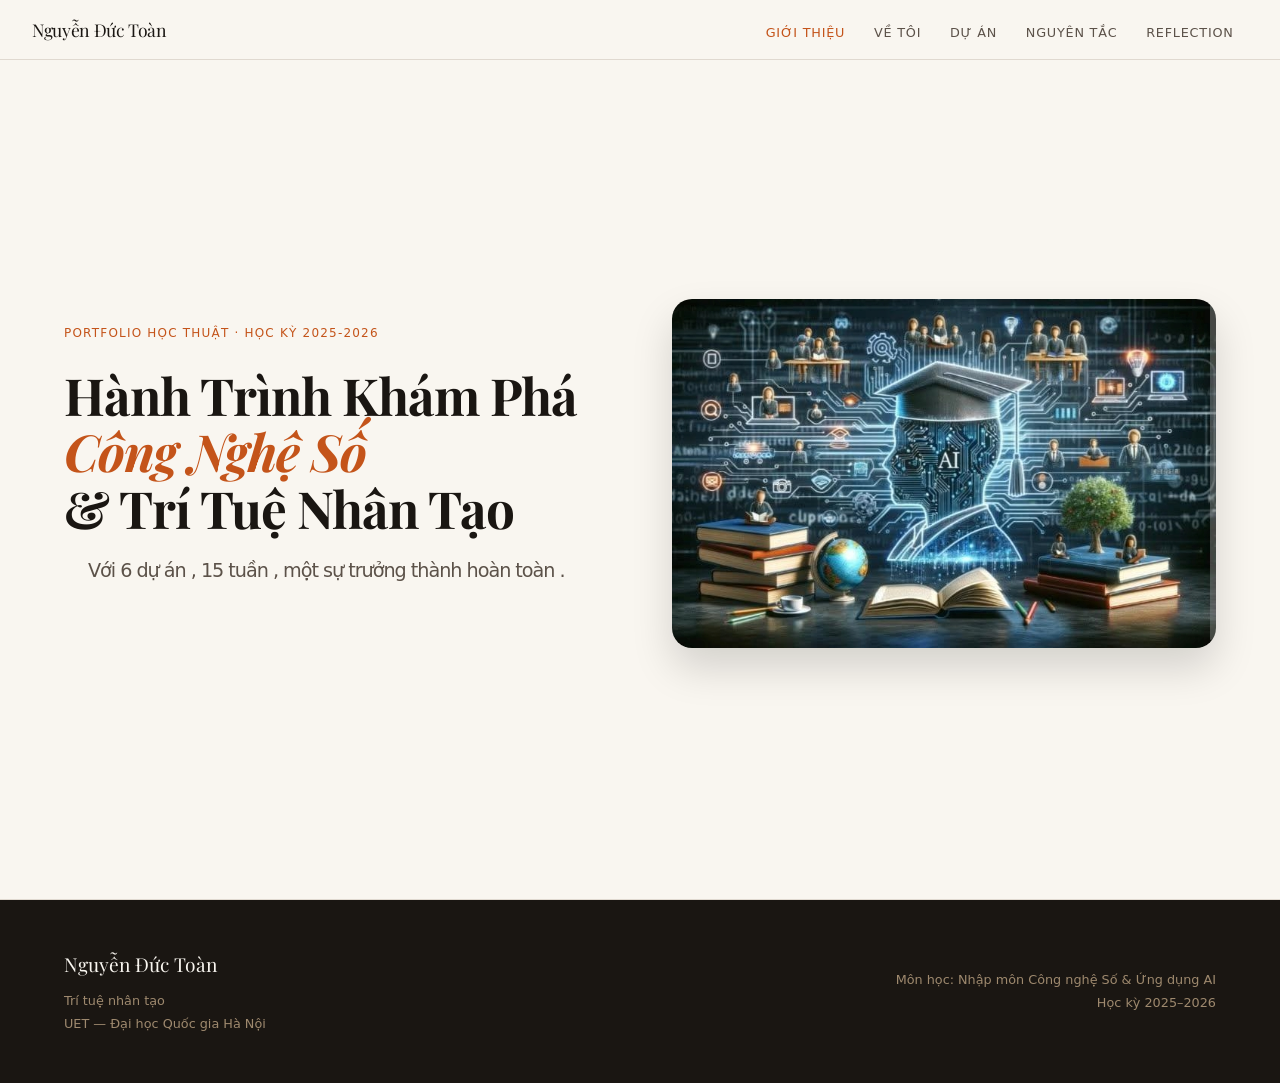
<file: index.html>
<!DOCTYPE html>
<html lang="vi">
<head>
    <meta charset="UTF-8">
    <meta name="viewport" content="width=device-width, initial-scale=1.0">
    <title>Giới Thiệu | Nguyễn Đức Toàn</title>
    <link href="https://fonts.googleapis.com/css2?family=Playfair+Display:wght@700;900&display=swap" rel="stylesheet">
    <link rel="stylesheet" href="css/style.css">
</head>
<body>

    <!-- NAV MỚI -->
    <nav>
      <a href="index.html" class="nav-logo">Nguyễn Đức Toàn</a>
      
      <!-- Nút 3 gạch (Hamburger) -->
      <div class="menu-toggle" id="mobile-menu">
        <span class="bar"></span>
        <span class="bar"></span>
        <span class="bar"></span>
      </div>

      <!-- Danh sách Links -->
      <ul class="nav-links" id="nav-links">
        <li class="close-menu" id="close-menu">&times;</li> <!-- Nút X -->
        <li><a href="index.html" style="color: var(--accent);">Giới thiệu</a></li>
        <li><a href="about.html">Về tôi</a></li>
        <li><a href="projects.html">Dự án</a></li>
        <li><a href="principles.html">Nguyên tắc</a></li>
        <li><a href="reflection.html">Reflection</a></li>
      </ul>
      
      <!-- Lớp phủ tối màn hình -->
      <div class="menu-overlay" id="menu-overlay"></div>
    </nav>

    <section class="hero" style="min-height: 100vh; display: flex; flex-direction: row; align-items: center; justify-content: space-between; gap: 4rem;">
      
      <div style="flex: 1;">
        <div class="hero-eyebrow">Portfolio học thuật · Học kỳ 2025-2026</div>
        
        <h1 class="fade-in" style="max-width: 100%; font-size: clamp(2.5rem, 4vw, 3.5rem); line-height: 1.1;">
          Hành Trình Khám Phá<br>
          <em>Công Nghệ Số</em><br>
          & Trí Tuệ Nhân Tạo
          
          <span style="display: inline-block; font-family: var(--sans); font-size: 1.2rem; font-weight: normal; color: var(--ink-2); line-height: 1.5; vertical-align: middle; margin-left: 1.5rem; white-space: nowrap;">
            Với 6 dự án , 15 tuần , một sự trưởng thành hoàn toàn .
          </span>
        </h1>
        
      </div>

      <div class="fade-in" style="flex: 1; display: flex; justify-content: flex-end;">
        <img src="image_8c48d9.jpg" alt="Công nghệ số và AI" style="width: 100%; max-width: 600px; border-radius: 20px; box-shadow: 0 20px 40px rgba(0,0,0,0.15); object-fit: cover;">
      </div>

    </section>

    <footer>
      <div>
        <div class="footer-name">Nguyễn Đức Toàn</div>
        <div class="footer-info" style="margin-top:0.5rem;">Trí tuệ nhân tạo<br>UET — Đại học Quốc gia Hà Nội</div>
      </div>
      <div class="footer-info" style="text-align:right;">
        Môn học: Nhập môn Công nghệ Số &amp; Ứng dụng AI<br>
        Học kỳ 2025–2026<br>
      </div>
    </footer>

    <script>
    // 1. Hiệu ứng Fade-in
    const observer = new IntersectionObserver((entries) => {
      entries.forEach(entry => {
        if (entry.isIntersecting) { entry.target.classList.add('visible'); }
      });
    }, { threshold: 0.1 });
    document.querySelectorAll('.fade-in').forEach(el => observer.observe(el));

    // 2. Kích hoạt Menu Điện thoại
    document.addEventListener("DOMContentLoaded", () => {
      const btnOpen = document.getElementById('mobile-menu');
      const btnClose = document.getElementById('close-menu');
      const menu = document.getElementById('nav-links');
      const overlay = document.getElementById('menu-overlay');

      // Bấm 3 gạch -> Mở
      if(btnOpen && menu) {
        btnOpen.addEventListener('click', () => {
          menu.classList.add('active');
          if(overlay) overlay.classList.add('active');
        });
      }
      
      // Bấm X -> Đóng
      if(btnClose && menu) {
        btnClose.addEventListener('click', () => {
          menu.classList.remove('active');
          if(overlay) overlay.classList.remove('active');
        });
      }
      
      // Bấm ra nền đen -> Đóng
      if(overlay && menu) {
        overlay.addEventListener('click', () => {
          menu.classList.remove('active');
          overlay.classList.remove('active');
        });
      }
    });
    </script>
</body>
</html>
</file>
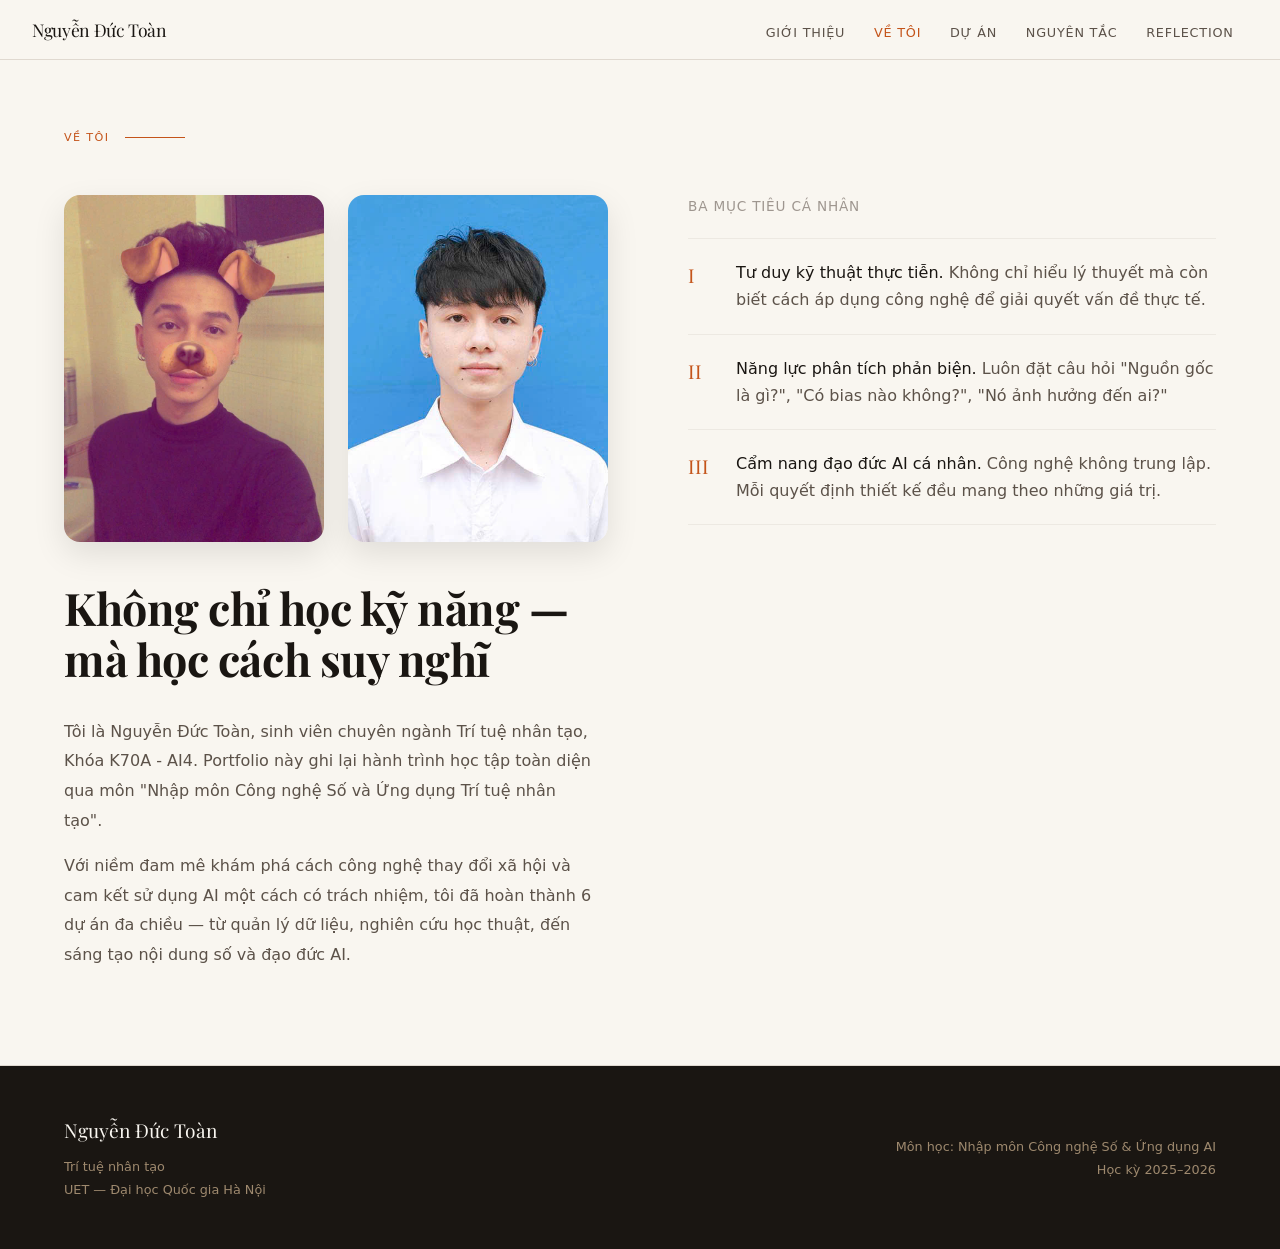
<file: about.html>
<!DOCTYPE html>
<html lang="vi">
<head>
    <meta charset="UTF-8">
    <meta name="viewport" content="width=device-width, initial-scale=1.0">
    <title>Về Tôi | Nguyễn Đức Toàn</title>
    <link href="https://fonts.googleapis.com/css2?family=Playfair+Display:wght@700;900&display=swap" rel="stylesheet">
    <link rel="stylesheet" href="css/style.css">
</head>
<body>

    <nav>
      <a href="index.html" class="nav-logo">Nguyễn Đức Toàn</a>
      
      <!-- Nút 3 gạch (Hamburger) -->
      <div class="menu-toggle" id="mobile-menu">
        <span class="bar"></span>
        <span class="bar"></span>
        <span class="bar"></span>
      </div>

      <!-- Danh sách Links -->
      <ul class="nav-links" id="nav-links">
        <li class="close-menu" id="close-menu">&times;</li> <!-- Nút X -->
        <li><a href="index.html">Giới thiệu</a></li>
        <li><a href="about.html" style="color: var(--accent);">Về tôi</a></li>
        <li><a href="projects.html">Dự án</a></li>
        <li><a href="principles.html">Nguyên tắc</a></li>
        <li><a href="reflection.html">Reflection</a></li>
      </ul>
      
      <!-- Lớp phủ tối màn hình -->
      <div class="menu-overlay" id="menu-overlay"></div>
    </nav>

    <!-- PHẦN 2 ẢNH ĐỨNG CẠNH NHAU -->
    <section id="about" style="padding-top: 8rem; min-height: 80vh;">
      <div class="section-label">Về tôi</div>
      <div class="about-grid">
        <div>
          <div class="fade-in" style="display: flex; gap: 1.5rem; margin-bottom: 2.5rem;">
            <img src="image_8cc17b.jpg" alt="Nguyễn Đức Toàn" style="width: 50%; max-width: 260px; border-radius: 16px; box-shadow: 0 12px 32px rgba(0,0,0,0.1); object-fit: cover; aspect-ratio: 3/4;">
            <img src="image_8cb5d6.png" alt="Nguyễn Đức Toàn" style="width: 50%; max-width: 260px; border-radius: 16px; box-shadow: 0 12px 32px rgba(0,0,0,0.1); object-fit: cover; aspect-ratio: 3/4;">
          </div>
          
          <h2 class="about-heading fade-in">Không chỉ học kỹ năng — mà học cách suy nghĩ</h2>
          <p class="about-text fade-in">Tôi là Nguyễn Đức Toàn, sinh viên chuyên ngành Trí tuệ nhân tạo, Khóa K70A - AI4. Portfolio này ghi lại hành trình học tập toàn diện qua môn "Nhập môn Công nghệ Số và Ứng dụng Trí tuệ nhân tạo".</p>
          <p class="about-text fade-in" style="margin-top:1rem;">Với niềm đam mê khám phá cách công nghệ thay đổi xã hội và cam kết sử dụng AI một cách có trách nhiệm, tôi đã hoàn thành 6 dự án đa chiều — từ quản lý dữ liệu, nghiên cứu học thuật, đến sáng tạo nội dung số và đạo đức AI.</p>
        </div>
        <div class="fade-in">
          <p style="font-size:0.85rem; color:var(--ink-3); letter-spacing:0.06em; text-transform:uppercase; margin-bottom:1.25rem;">Ba mục tiêu cá nhân</p>
          <ul class="goals-list">
            <li>
              <span class="goal-num">I</span>
              <div class="goal-text"><span class="goal-title">Tư duy kỹ thuật thực tiễn.</span> Không chỉ hiểu lý thuyết mà còn biết cách áp dụng công nghệ để giải quyết vấn đề thực tế.</div>
            </li>
            <li>
              <span class="goal-num">II</span>
              <div class="goal-text"><span class="goal-title">Năng lực phân tích phản biện.</span> Luôn đặt câu hỏi "Nguồn gốc là gì?", "Có bias nào không?", "Nó ảnh hưởng đến ai?"</div>
            </li>
            <li>
              <span class="goal-num">III</span>
              <div class="goal-text"><span class="goal-title">Cẩm nang đạo đức AI cá nhân.</span> Công nghệ không trung lập. Mỗi quyết định thiết kế đều mang theo những giá trị.</div>
            </li>
          </ul>
        </div>
      </div>
    </section>

    <!-- FOOTER -->
    <footer>
      <div>
        <div class="footer-name">Nguyễn Đức Toàn</div>
        <div class="footer-info" style="margin-top:0.5rem;">Trí tuệ nhân tạo<br>UET — Đại học Quốc gia Hà Nội</div>
      </div>
      <div class="footer-info" style="text-align:right;">
        Môn học: Nhập môn Công nghệ Số &amp; Ứng dụng AI<br>
        Học kỳ 2025–2026<br>
      </div>
    </footer>

    <script>
    // 1. Hiệu ứng Fade-in
    const observer = new IntersectionObserver((entries) => {
      entries.forEach(entry => {
        if (entry.isIntersecting) { entry.target.classList.add('visible'); }
      });
    }, { threshold: 0.1 });
    document.querySelectorAll('.fade-in').forEach(el => observer.observe(el));

    // 2. Script Menu Điện thoại - ÉP BẰNG JS TRỰC TIẾP
    document.addEventListener("DOMContentLoaded", function() {
        const mobileMenu = document.getElementById('mobile-menu');
        const navLinks = document.getElementById('nav-links');
        const closeMenu = document.getElementById('close-menu');
        const overlay = document.getElementById('menu-overlay');

        if(mobileMenu && navLinks) {
            // Khi bấm nút 3 gạch -> Ép kéo menu ra
            mobileMenu.addEventListener('click', function() {
                navLinks.classList.toggle('active');  // Dùng CSS class - sạch hơn
                if(overlay) {
                    overlay.style.setProperty("opacity", "1", "important");
                    overlay.style.setProperty("visibility", "visible", "important");
                }
            });
            
            // Khi bấm nút X -> Ép giấu menu đi
            if(closeMenu) {
                closeMenu.addEventListener('click', function() {
                    navLinks.style.setProperty("left", "-100%", "important");
                    if(overlay) {
                        overlay.style.setProperty("opacity", "0", "important");
                        overlay.style.setProperty("visibility", "hidden", "important");
                    }
                });
            }
            
            // Khi bấm ra vùng đen -> Ép giấu menu đi
            if(overlay) {
                overlay.addEventListener('click', function() {
                    navLinks.style.setProperty("left", "-100%", "important");
                    overlay.style.setProperty("opacity", "0", "important");
                    overlay.style.setProperty("visibility", "hidden", "important");
                });
            }
        }
    });
    </script>
</body>
</html>
</file>
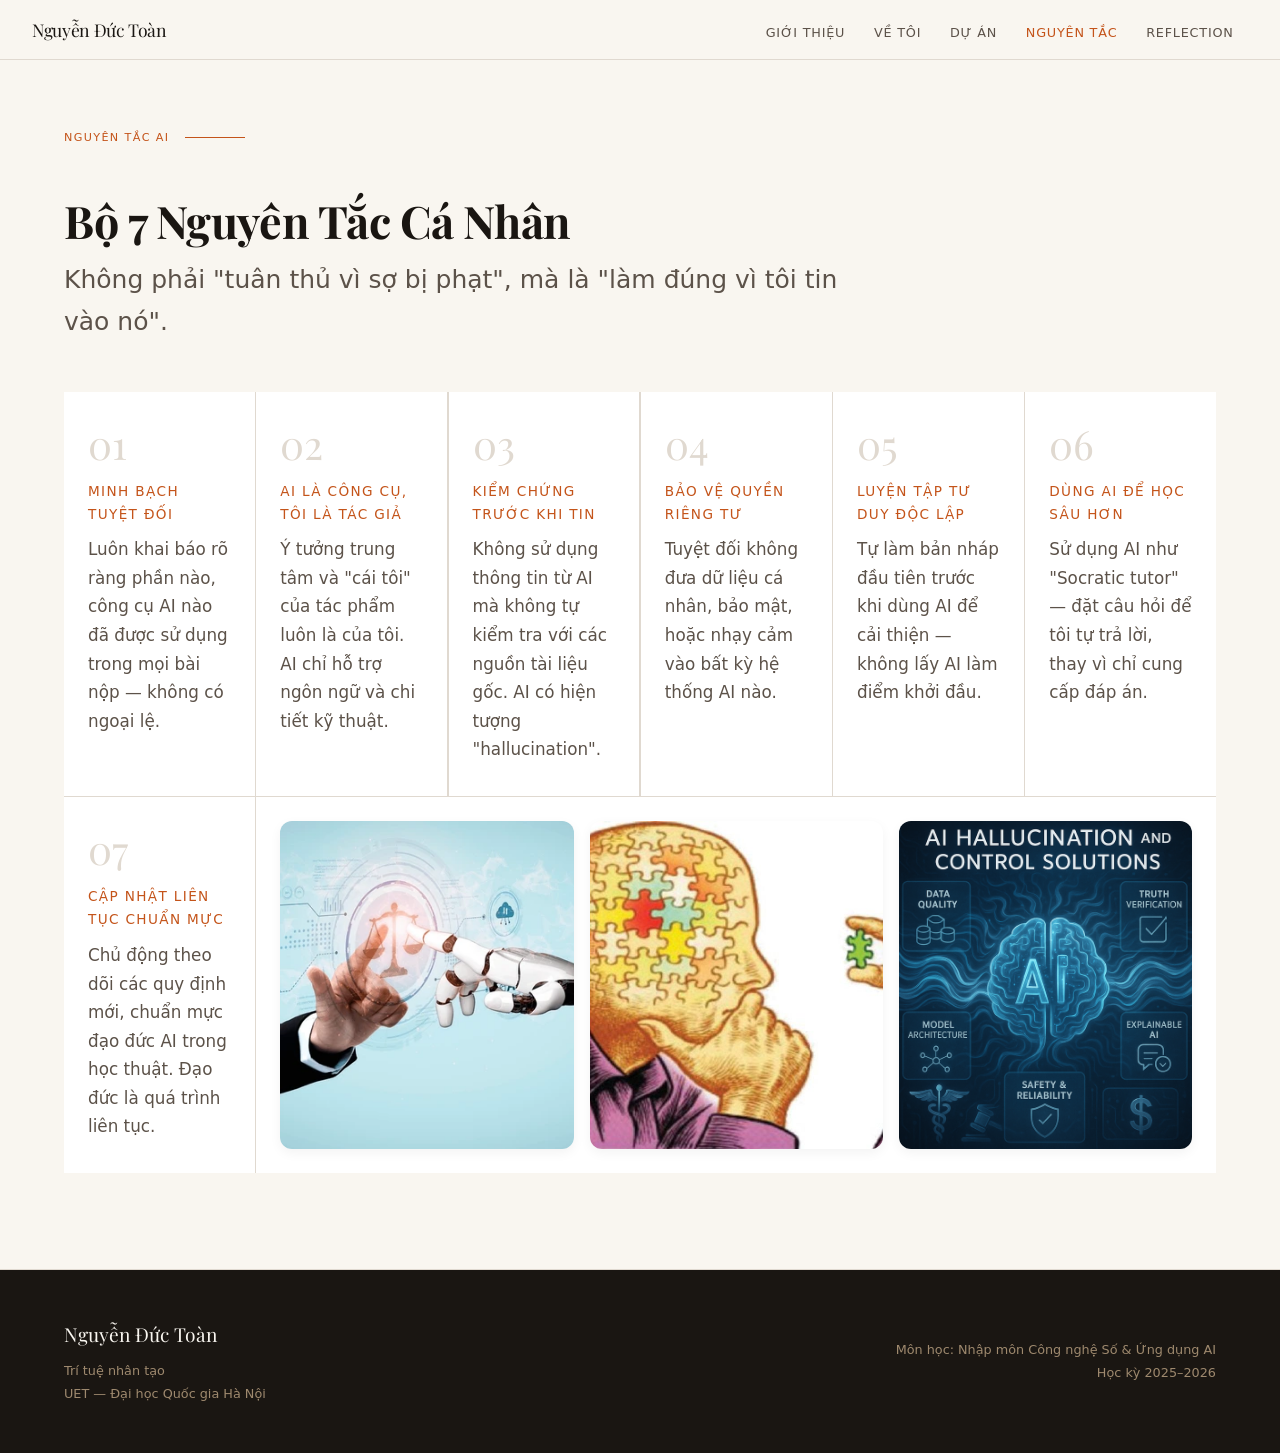
<file: principles.html>
<!DOCTYPE html>
<html lang="vi">
<head>
    <meta charset="UTF-8">
    <meta name="viewport" content="width=device-width, initial-scale=1.0">
    <title>Nguyên Tắc | Nguyễn Đức Toàn</title>
    <link href="https://fonts.googleapis.com/css2?family=Playfair+Display:wght@700;900&display=swap" rel="stylesheet">
    <link rel="stylesheet" href="css/style.css">
</head>
<body>

    <nav>
      <a href="index.html" class="nav-logo">Nguyễn Đức Toàn</a>
      
      <!-- Nút 3 gạch (Hamburger) -->
      <div class="menu-toggle" id="mobile-menu">
        <span class="bar"></span>
        <span class="bar"></span>
        <span class="bar"></span>
      </div>

      <!-- Danh sách Links -->
      <ul class="nav-links" id="nav-links">
        <li class="close-menu" id="close-menu">&times;</li> <!-- Nút X -->
        <li><a href="index.html">Giới thiệu</a></li>
        <li><a href="about.html">Về tôi</a></li>
        <li><a href="projects.html">Dự án</a></li>
        <li><a href="principles.html" style="color: var(--accent);">Nguyên tắc</a></li>
        <li><a href="reflection.html">Reflection</a></li>
      </ul>
      
      <!-- Lớp phủ tối màn hình -->
      <div class="menu-overlay" id="menu-overlay"></div>
    </nav>

    <section id="principles" class="principles-section fade-in" style="padding-top: 8rem; min-height: 80vh;">
      <div class="section-label">Nguyên tắc AI</div>
      <h2 class="principles-heading">Bộ 7 Nguyên Tắc Cá Nhân</h2>
      <p class="principles-sub">Không phải "tuân thủ vì sợ bị phạt", mà là "làm đúng vì tôi tin vào nó".</p>
      
      <div class="principles-grid">
        <div class="principle-card">
          <div class="principle-num">01</div>
          <div class="principle-title">Minh bạch tuyệt đối</div>
          <p class="principle-text">Luôn khai báo rõ ràng phần nào, công cụ AI nào đã được sử dụng trong mọi bài nộp — không có ngoại lệ.</p>
        </div>
        <div class="principle-card">
          <div class="principle-num">02</div>
          <div class="principle-title">AI là công cụ, tôi là tác giả</div>
          <p class="principle-text">Ý tưởng trung tâm và "cái tôi" của tác phẩm luôn là của tôi. AI chỉ hỗ trợ ngôn ngữ và chi tiết kỹ thuật.</p>
        </div>
        <div class="principle-card">
          <div class="principle-num">03</div>
          <div class="principle-title">Kiểm chứng trước khi tin</div>
          <p class="principle-text">Không sử dụng thông tin từ AI mà không tự kiểm tra với các nguồn tài liệu gốc. AI có hiện tượng "hallucination".</p>
        </div>
        <div class="principle-card">
          <div class="principle-num">04</div>
          <div class="principle-title">Bảo vệ quyền riêng tư</div>
          <p class="principle-text">Tuyệt đối không đưa dữ liệu cá nhân, bảo mật, hoặc nhạy cảm vào bất kỳ hệ thống AI nào.</p>
        </div>
        <div class="principle-card">
          <div class="principle-num">05</div>
          <div class="principle-title">Luyện tập tư duy độc lập</div>
          <p class="principle-text">Tự làm bản nháp đầu tiên trước khi dùng AI để cải thiện — không lấy AI làm điểm khởi đầu.</p>
        </div>
        <div class="principle-card">
          <div class="principle-num">06</div>
          <div class="principle-title">Dùng AI để học sâu hơn</div>
          <p class="principle-text">Sử dụng AI như "Socratic tutor" — đặt câu hỏi để tôi tự trả lời, thay vì chỉ cung cấp đáp án.</p>
        </div>
        <div class="principle-card">
          <div class="principle-num">07</div>
          <div class="principle-title">Cập nhật liên tục chuẩn mực</div>
          <p class="principle-text">Chủ động theo dõi các quy định mới, chuẩn mực đạo đức AI trong học thuật. Đạo đức là quá trình liên tục.</p>
        </div>

        <div class="principle-card" style="grid-column: 2 / -1; padding: 1.5rem; display: flex; gap: 1rem; background: var(--surface); justify-content: space-between; align-items: stretch;">
          
          <img src="image_8bd0c0.png" alt="AI Law" class="fade-in" style="flex: 1; width: 32%; border-radius: 12px; object-fit: cover; box-shadow: 0 4px 12px rgba(0,0,0,0.05);">
          
          <img src="image_8bcd55.jpg" alt="Human Mind" class="fade-in" style="flex: 1; width: 32%; border-radius: 12px; object-fit: cover; box-shadow: 0 4px 12px rgba(0,0,0,0.05);">
          
          <img src="image_8bc901.jpg" alt="AI Hallucination" class="fade-in" style="flex: 1; width: 32%; border-radius: 12px; object-fit: cover; box-shadow: 0 4px 12px rgba(0,0,0,0.05);">
          
        </div>

      </div>
    </section>

    <footer>
      <div>
        <div class="footer-name">Nguyễn Đức Toàn</div>
        <div class="footer-info" style="margin-top:0.5rem;">Trí tuệ nhân tạo<br>UET — Đại học Quốc gia Hà Nội</div>
      </div>
      <div class="footer-info" style="text-align:right;">
        Môn học: Nhập môn Công nghệ Số &amp; Ứng dụng AI<br>
        Học kỳ 2025–2026<br>
      </div>
    </footer>

    <script>
    // 1. Hiệu ứng Fade-in
    const observer = new IntersectionObserver((entries) => {
      entries.forEach(entry => {
        if (entry.isIntersecting) { entry.target.classList.add('visible'); }
      });
    }, { threshold: 0.1 });
    document.querySelectorAll('.fade-in').forEach(el => observer.observe(el));

    // 2. Kích hoạt Menu Điện thoại
    document.addEventListener("DOMContentLoaded", () => {
      const btnOpen = document.getElementById('mobile-menu');
      const btnClose = document.getElementById('close-menu');
      const menu = document.getElementById('nav-links');
      const overlay = document.getElementById('menu-overlay');

      // Bấm 3 gạch -> Mở
      if(btnOpen && menu) {
        btnOpen.addEventListener('click', () => {
          menu.classList.add('active');
          if(overlay) overlay.classList.add('active');
        });
      }
      
      // Bấm X -> Đóng
      if(btnClose && menu) {
        btnClose.addEventListener('click', () => {
          menu.classList.remove('active');
          if(overlay) overlay.classList.remove('active');
        });
      }
      
      // Bấm ra nền đen -> Đóng
      if(overlay && menu) {
        overlay.addEventListener('click', () => {
          menu.classList.remove('active');
          overlay.classList.remove('active');
        });
      }
    });
    </script>
</body>
</html>
</file>
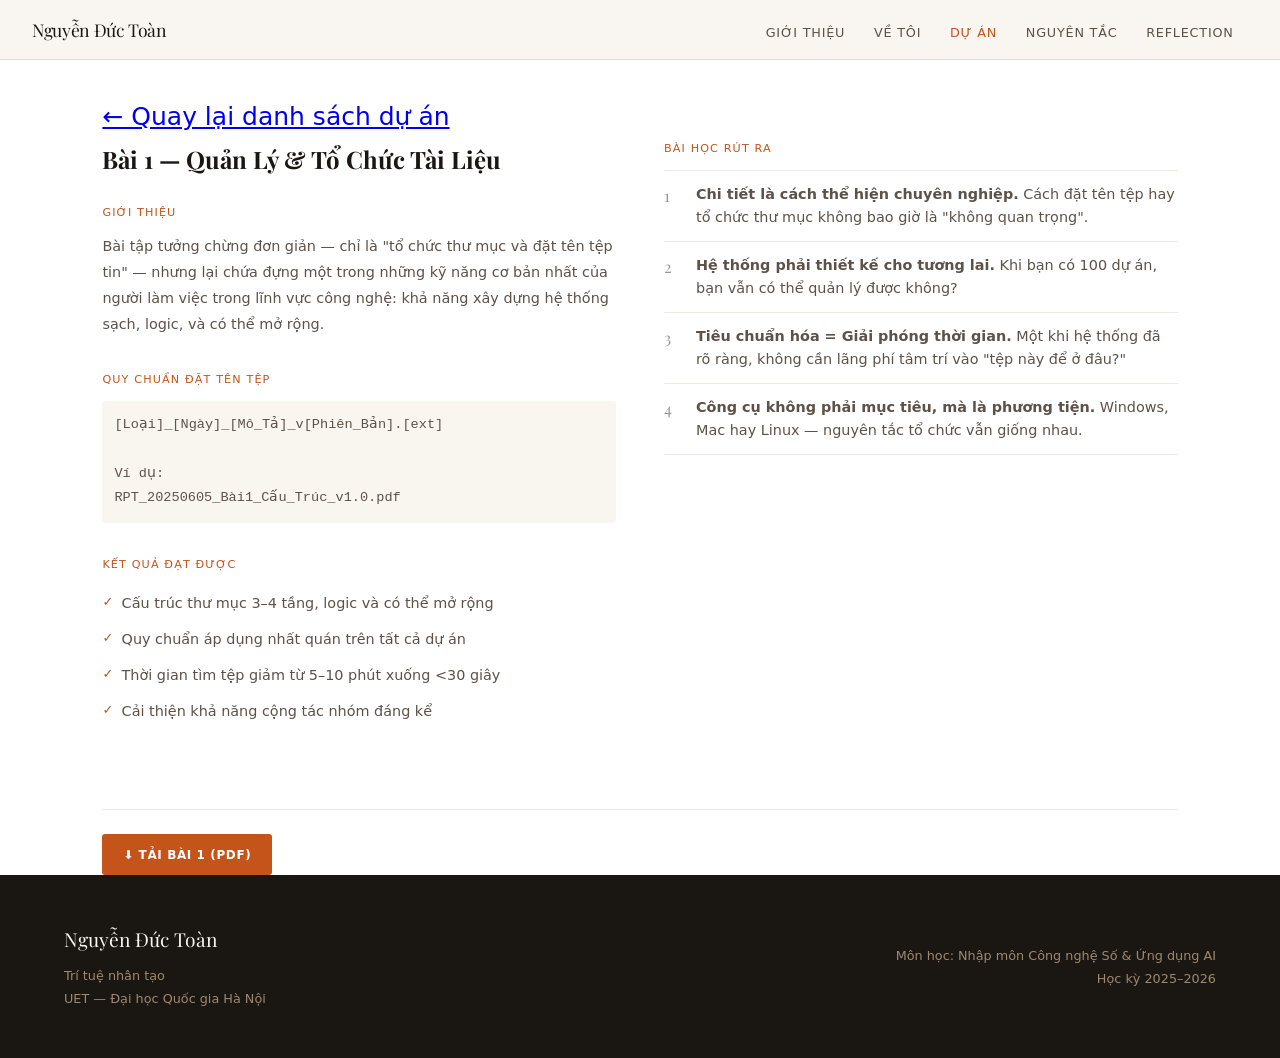
<file: project-1.html>
<!DOCTYPE html>
<html lang="vi">
<head>
    <meta charset="UTF-8">
    <meta name="viewport" content="width=device-width, initial-scale=1.0">
    <title>Chi Tiết Dự Án 1 | Nguyễn Đức Toàn</title>
    <link href="https://fonts.googleapis.com/css2?family=Playfair+Display:wght@700;900&display=swap" rel="stylesheet">
    <link rel="stylesheet" href="css/style.css">
</head>
<body style="background: var(--surface);">

    <nav>
      <a href="index.html" class="nav-logo">Nguyễn Đức Toàn</a>
      
      <!-- Nút 3 gạch (Hamburger) -->
      <div class="menu-toggle" id="mobile-menu">
        <span class="bar"></span>
        <span class="bar"></span>
        <span class="bar"></span>
      </div>

      <!-- Danh sách Links -->
      <ul class="nav-links" id="nav-links">
        <li class="close-menu" id="close-menu">&times;</li> <!-- Nút X -->
        <li><a href="index.html">Giới thiệu</a></li>
        <li><a href="about.html">Về tôi</a></li>
        <li><a href="projects.html" style="color: var(--accent);">Dự án</a></li>
        <li><a href="principles.html">Nguyên tắc</a></li>
        <li><a href="reflection.html">Reflection</a></li>
      </ul>
      
      <!-- Lớp phủ tối màn hình -->
      <div class="menu-overlay" id="menu-overlay"></div>
    </nav>

    <div class="page-container fade-in" style="padding-top: 6rem; padding-left: 8%; padding-right: 8%;">
        <a href="projects.html" class="back-link">← Quay lại danh sách dự án</a>
        
        <div class="detail-grid">
            <div>
              <h3 class="detail-heading">Bài 1 — Quản Lý & Tổ Chức Tài Liệu</h3>
              <div class="detail-section">
                <div class="detail-section-title">Giới thiệu</div>
                <p class="detail-text">Bài tập tưởng chừng đơn giản — chỉ là "tổ chức thư mục và đặt tên tệp tin" — nhưng lại chứa đựng một trong những kỹ năng cơ bản nhất của người làm việc trong lĩnh vực công nghệ: khả năng xây dựng hệ thống sạch, logic, và có thể mở rộng.</p>
              </div>
              <div class="detail-section">
                <div class="detail-section-title">Quy chuẩn đặt tên tệp</div>
                <p class="detail-text" style="font-family:monospace; background:var(--bg); padding:0.75rem; border-radius:4px; font-size:0.85rem;">[Loại]_[Ngày]_[Mô_Tả]_v[Phiên_Bản].[ext]<br><br>Ví dụ:<br>RPT_20250605_Bài1_Cấu_Trúc_v1.0.pdf</p>
              </div>
              <div class="detail-section">
                <div class="detail-section-title">Kết quả đạt được</div>
                <ul class="result-list">
                  <li>Cấu trúc thư mục 3–4 tầng, logic và có thể mở rộng</li>
                  <li>Quy chuẩn áp dụng nhất quán trên tất cả dự án</li>
                  <li>Thời gian tìm tệp giảm từ 5–10 phút xuống &lt;30 giây</li>
                  <li>Cải thiện khả năng cộng tác nhóm đáng kể</li>
                </ul>
              </div>
            </div>
            <div>
              <div class="detail-section">
                <div class="detail-section-title">Bài học rút ra</div>
                <ol class="lesson-list">
                  <li><strong>Chi tiết là cách thể hiện chuyên nghiệp.</strong> Cách đặt tên tệp hay tổ chức thư mục không bao giờ là "không quan trọng".</li>
                  <li><strong>Hệ thống phải thiết kế cho tương lai.</strong> Khi bạn có 100 dự án, bạn vẫn có thể quản lý được không?</li>
                  <li><strong>Tiêu chuẩn hóa = Giải phóng thời gian.</strong> Một khi hệ thống đã rõ ràng, không cần lãng phí tâm trí vào "tệp này để ở đâu?"</li>
                  <li><strong>Công cụ không phải mục tiêu, mà là phương tiện.</strong> Windows, Mac hay Linux — nguyên tắc tổ chức vẫn giống nhau.</li>
                </ol>
              </div>
            </div>
        </div>
        
        <div class="download-group" style="margin-top: 3rem;">
            <a href="https://drive.google.com/file/d/1viGNKs9KsyLm3niSCGeLsJAITv2eP2mb/view?usp=drive_link" target="_blank" class="download-btn">⬇ TẢI BÀI 1 (PDF)</a>
        </div>
    </div>

    <footer>
      <div>
        <div class="footer-name">Nguyễn Đức Toàn</div>
        <div class="footer-info" style="margin-top:0.5rem;">Trí tuệ nhân tạo<br>UET — Đại học Quốc gia Hà Nội</div>
      </div>
      <div class="footer-info" style="text-align:right;">
        Môn học: Nhập môn Công nghệ Số &amp; Ứng dụng AI<br>
        Học kỳ 2025–2026<br>
      </div>
    </footer>

    <script>
    // 1. Hiệu ứng Fade-in
    const observer = new IntersectionObserver((entries) => {
      entries.forEach(entry => {
        if (entry.isIntersecting) { entry.target.classList.add('visible'); }
      });
    }, { threshold: 0.1 });
    document.querySelectorAll('.fade-in').forEach(el => observer.observe(el));

    // 2. Kích hoạt Menu Điện thoại
    document.addEventListener("DOMContentLoaded", () => {
      const btnOpen = document.getElementById('mobile-menu');
      const btnClose = document.getElementById('close-menu');
      const menu = document.getElementById('nav-links');
      const overlay = document.getElementById('menu-overlay');

      // Bấm 3 gạch -> Mở
      if(btnOpen && menu) {
        btnOpen.addEventListener('click', () => {
          menu.classList.add('active');
          if(overlay) overlay.classList.add('active');
        });
      }
      
      // Bấm X -> Đóng
      if(btnClose && menu) {
        btnClose.addEventListener('click', () => {
          menu.classList.remove('active');
          if(overlay) overlay.classList.remove('active');
        });
      }
      
      // Bấm ra nền đen -> Đóng
      if(overlay && menu) {
        overlay.addEventListener('click', () => {
          menu.classList.remove('active');
          overlay.classList.remove('active');
        });
      }
    });
    </script>
</body>
</html>
</file>
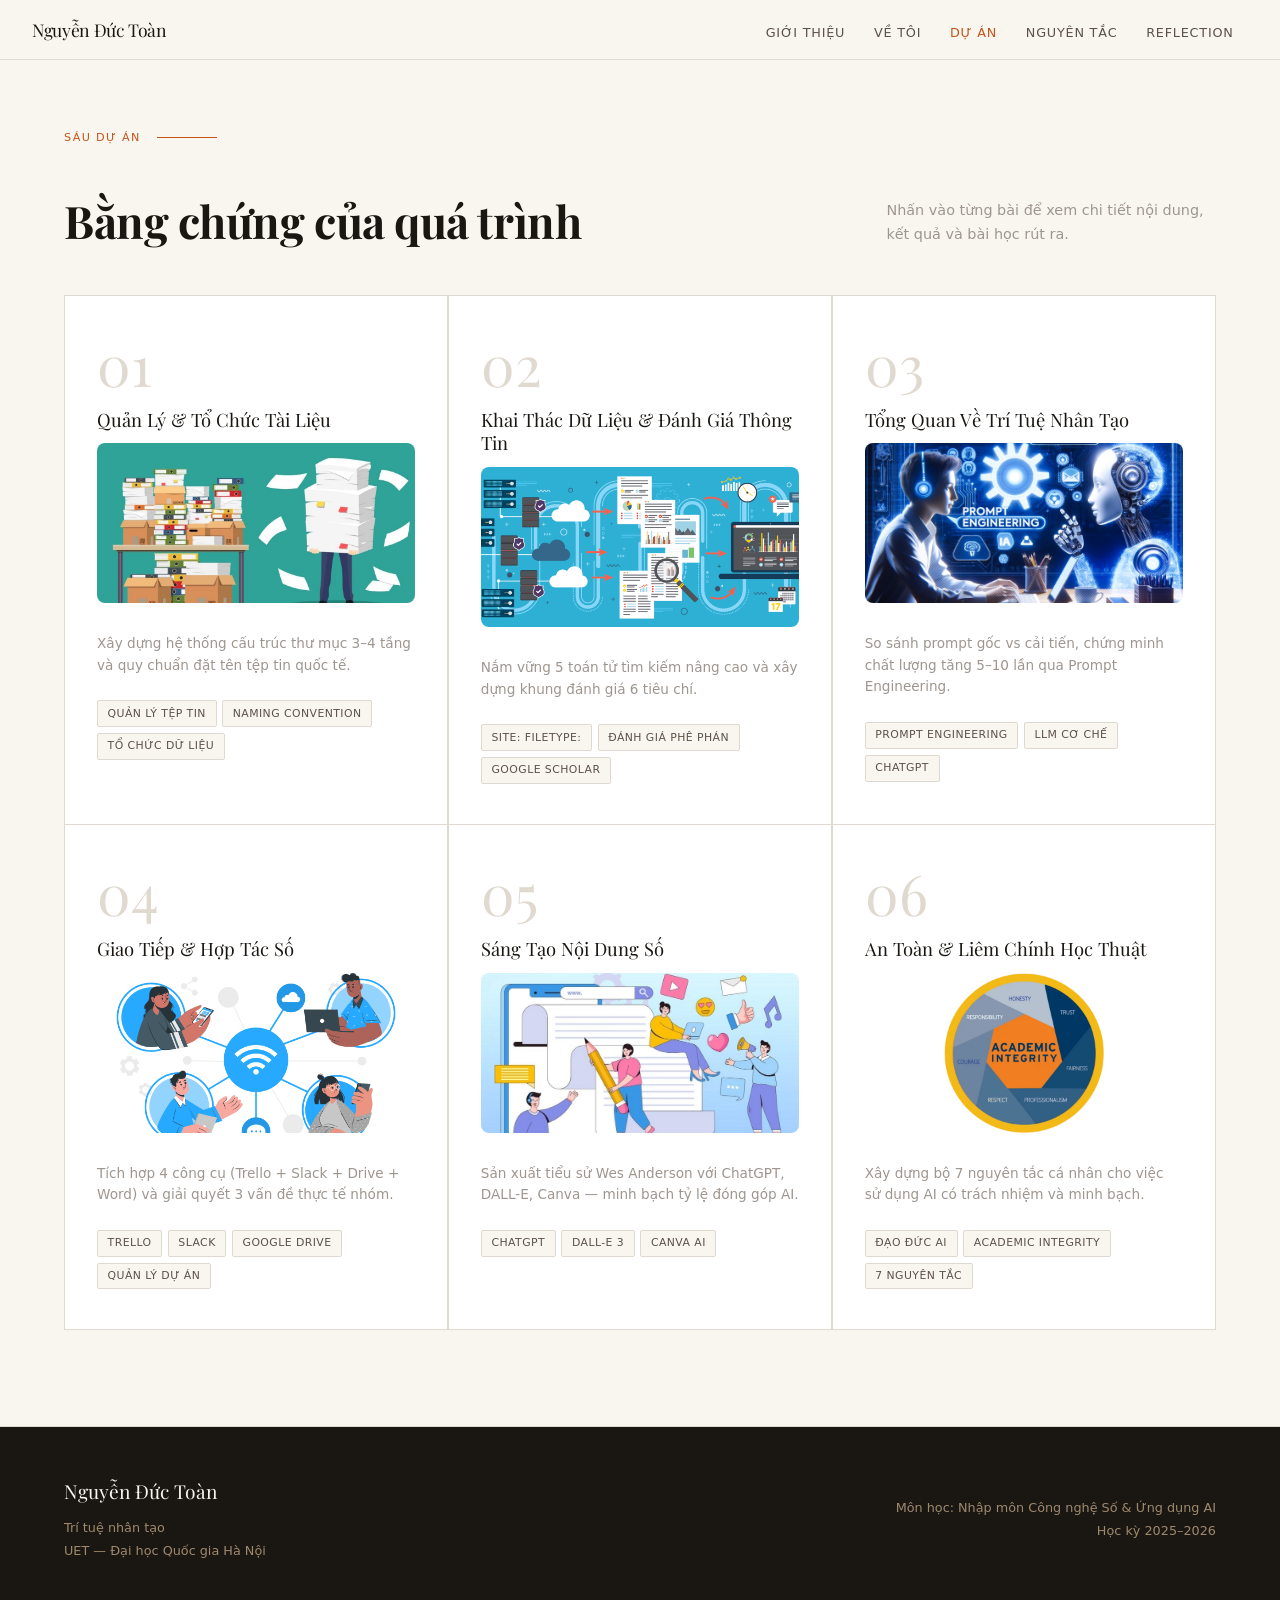
<file: projects.html>
<!DOCTYPE html>
<html lang="vi">
<head>
    <meta charset="UTF-8">
    <meta name="viewport" content="width=device-width, initial-scale=1.0">
    <title>Dự Án | Nguyễn Đức Toàn</title>
    <link href="https://fonts.googleapis.com/css2?family=Playfair+Display:wght@700;900&display=swap" rel="stylesheet">
    <link rel="stylesheet" href="css/style.css">
</head>
<body>

    <nav>
      <a href="index.html" class="nav-logo">Nguyễn Đức Toàn</a>
      
      <!-- Nút 3 gạch (Hamburger) -->
      <div class="menu-toggle" id="mobile-menu">
        <span class="bar"></span>
        <span class="bar"></span>
        <span class="bar"></span>
      </div>

      <!-- Danh sách Links -->
      <ul class="nav-links" id="nav-links">
        <li class="close-menu" id="close-menu">&times;</li> <!-- Nút X -->
        <li><a href="index.html">Giới thiệu</a></li>
        <li><a href="about.html">Về tôi</a></li>
        <li><a href="projects.html" style="color: var(--accent);">Dự án</a></li>
        <li><a href="principles.html">Nguyên tắc</a></li>
        <li><a href="reflection.html">Reflection</a></li>
      </ul>
      
      <!-- Lớp phủ tối màn hình -->
      <div class="menu-overlay" id="menu-overlay"></div>
    </nav>
    <section id="projects" style="padding-top: 8rem; padding-left:4rem; padding-right:4rem; min-height: 80vh;">
      <div class="section-label">Sáu dự án</div>
      <div class="projects-intro">
        <h2 class="projects-heading fade-in">Bằng chứng của quá trình</h2>
        <p style="max-width:36ch; color:var(--ink-3); font-size:0.9rem;" class="fade-in">Nhấn vào từng bài để xem chi tiết nội dung, kết quả và bài học rút ra.</p>
      </div>

      <div class="projects-grid">

        <a href="project-1.html" class="project-card fade-in">
          <div class="project-num">01</div>
          <div class="project-title">Quản Lý & Tổ Chức Tài Liệu</div>
          <img src="image_8b5804.jpg" alt="Dự án 1" style="width: 100%; height: 160px; object-fit: cover; border-radius: 8px; margin-bottom: 1rem;">
          <div class="project-desc">Xây dựng hệ thống cấu trúc thư mục 3–4 tầng và quy chuẩn đặt tên tệp tin quốc tế.</div>
          <div class="project-skills">
            <span class="skill-chip">Quản lý tệp tin</span>
            <span class="skill-chip">Naming convention</span>
            <span class="skill-chip">Tổ chức dữ liệu</span>
          </div>
        </a>

        <a href="project-2.html" class="project-card fade-in">
          <div class="project-num">02</div>
          <div class="project-title">Khai Thác Dữ Liệu & Đánh Giá Thông Tin</div>
          <img src="image_8b54fc.png" alt="Dự án 2" style="width: 100%; height: 160px; object-fit: cover; border-radius: 8px; margin-bottom: 1rem;">
          <div class="project-desc">Nắm vững 5 toán tử tìm kiếm nâng cao và xây dựng khung đánh giá 6 tiêu chí.</div>
          <div class="project-skills">
            <span class="skill-chip">site: filetype:</span>
            <span class="skill-chip">Đánh giá phê phán</span>
            <span class="skill-chip">Google Scholar</span>
          </div>
        </a>

        <a href="project-3.html" class="project-card fade-in">
          <div class="project-num">03</div>
          <div class="project-title">Tổng Quan Về Trí Tuệ Nhân Tạo</div>
          <img src="image_8b5499.jpg" alt="Dự án 3" style="width: 100%; height: 160px; object-fit: cover; border-radius: 8px; margin-bottom: 1rem;">
          <div class="project-desc">So sánh prompt gốc vs cải tiến, chứng minh chất lượng tăng 5–10 lần qua Prompt Engineering.</div>
          <div class="project-skills">
            <span class="skill-chip">Prompt Engineering</span>
            <span class="skill-chip">LLM cơ chế</span>
            <span class="skill-chip">ChatGPT</span>
          </div>
        </a>

        <a href="project-4.html" class="project-card fade-in">
          <div class="project-num">04</div>
          <div class="project-title">Giao Tiếp & Hợp Tác Số</div>
          <img src="image_8b02c3.png" alt="Dự án 4" style="width: 100%; height: 160px; object-fit: cover; border-radius: 8px; margin-bottom: 1rem;">
          <div class="project-desc">Tích hợp 4 công cụ (Trello + Slack + Drive + Word) và giải quyết 3 vấn đề thực tế nhóm.</div>
          <div class="project-skills">
            <span class="skill-chip">Trello</span>
            <span class="skill-chip">Slack</span>
            <span class="skill-chip">Google Drive</span>
            <span class="skill-chip">Quản lý dự án</span>
          </div>
        </a>

        <a href="project-5.html" class="project-card fade-in">
          <div class="project-num">05</div>
          <div class="project-title">Sáng Tạo Nội Dung Số</div>
          <img src="image_8b0283.jpg" alt="Dự án 5" style="width: 100%; height: 160px; object-fit: cover; border-radius: 8px; margin-bottom: 1rem;">
          <div class="project-desc">Sản xuất tiểu sử Wes Anderson với ChatGPT, DALL-E, Canva — minh bạch tỷ lệ đóng góp AI.</div>
          <div class="project-skills">
            <span class="skill-chip">ChatGPT</span>
            <span class="skill-chip">DALL-E 3</span>
            <span class="skill-chip">Canva AI</span>
          </div>
        </a>

        <a href="project-6.html" class="project-card fade-in">
          <div class="project-num">06</div>
          <div class="project-title">An Toàn & Liêm Chính Học Thuật</div>
          <img src="image_8b020c.png" alt="Dự án 6" style="width: 100%; height: 160px; object-fit: contain; border-radius: 8px; margin-bottom: 1rem;">
          <div class="project-desc">Xây dựng bộ 7 nguyên tắc cá nhân cho việc sử dụng AI có trách nhiệm và minh bạch.</div>
          <div class="project-skills">
            <span class="skill-chip">Đạo đức AI</span>
            <span class="skill-chip">Academic integrity</span>
            <span class="skill-chip">7 nguyên tắc</span>
          </div>
        </a>

      </div>
    </section>

    <footer>
      <div>
        <div class="footer-name">Nguyễn Đức Toàn</div>
        <div class="footer-info" style="margin-top:0.5rem;">Trí tuệ nhân tạo<br>UET — Đại học Quốc gia Hà Nội</div>
      </div>
      <div class="footer-info" style="text-align:right;">
        Môn học: Nhập môn Công nghệ Số &amp; Ứng dụng AI<br>
        Học kỳ 2025–2026<br>
      </div>
    </footer>

    <script>
    // 1. Hiệu ứng Fade-in
    const observer = new IntersectionObserver((entries) => {
      entries.forEach(entry => {
        if (entry.isIntersecting) { entry.target.classList.add('visible'); }
      });
    }, { threshold: 0.1 });
    document.querySelectorAll('.fade-in').forEach(el => observer.observe(el));

    // 2. Kích hoạt Menu Điện thoại
    document.addEventListener("DOMContentLoaded", () => {
      const btnOpen = document.getElementById('mobile-menu');
      const btnClose = document.getElementById('close-menu');
      const menu = document.getElementById('nav-links');
      const overlay = document.getElementById('menu-overlay');

      // Bấm 3 gạch -> Mở
      if(btnOpen && menu) {
        btnOpen.addEventListener('click', () => {
          menu.classList.add('active');
          if(overlay) overlay.classList.add('active');
        });
      }
      
      // Bấm X -> Đóng
      if(btnClose && menu) {
        btnClose.addEventListener('click', () => {
          menu.classList.remove('active');
          if(overlay) overlay.classList.remove('active');
        });
      }
      
      // Bấm ra nền đen -> Đóng
      if(overlay && menu) {
        overlay.addEventListener('click', () => {
          menu.classList.remove('active');
          overlay.classList.remove('active');
        });
      }
    });
    </script>
</body>
</html>
</file>
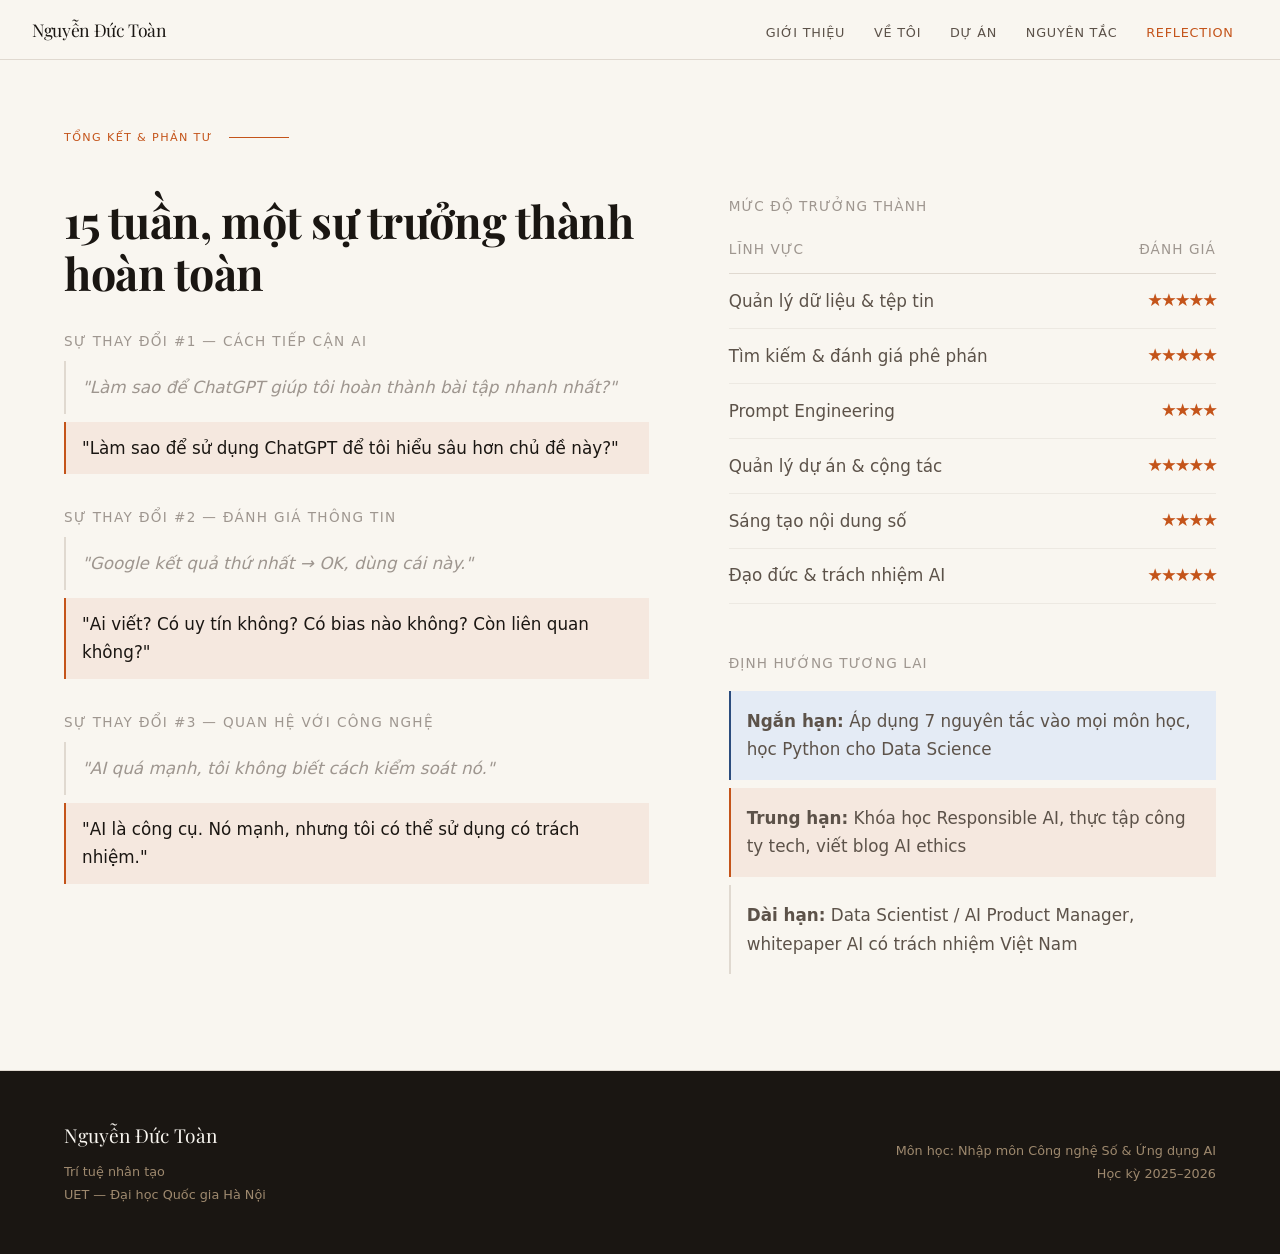
<file: reflection.html>
<!DOCTYPE html>
<html lang="vi">
<head>
    <meta charset="UTF-8">
    <meta name="viewport" content="width=device-width, initial-scale=1.0">
    <title>Reflection | Nguyễn Đức Toàn</title>
    <link href="https://fonts.googleapis.com/css2?family=Playfair+Display:wght@700;900&display=swap" rel="stylesheet">
    <link rel="stylesheet" href="css/style.css">
</head>
<body>

    <nav>
      <a href="index.html" class="nav-logo">Nguyễn Đức Toàn</a>
      
      <!-- Nút 3 gạch (Hamburger) -->
      <div class="menu-toggle" id="mobile-menu">
        <span class="bar"></span>
        <span class="bar"></span>
        <span class="bar"></span>
      </div>

      <!-- Danh sách Links -->
      <ul class="nav-links" id="nav-links">
        <li class="close-menu" id="close-menu">&times;</li> <!-- Nút X -->
        <li><a href="index.html">Giới thiệu</a></li>
        <li><a href="about.html">Về tôi</a></li>
        <li><a href="projects.html">Dự án</a></li>
        <li><a href="principles.html">Nguyên tắc</a></li>
        <li><a href="reflection.html" style="color: var(--accent);">Reflection</a></li>
      </ul>
      
      <!-- Lớp phủ tối màn hình -->
      <div class="menu-overlay" id="menu-overlay"></div>
    </nav>

    <section id="reflection" style="padding-top: 8rem; min-height: 80vh;">
      <div class="section-label">Tổng kết & Phản tư</div>
      <div class="reflection-grid">
        
        <div>
          <h2 class="reflection-heading fade-in">15 tuần, một sự trưởng thành hoàn toàn</h2>
          
          <div class="growth-block fade-in">
            <div class="growth-label">Sự thay đổi #1 — Cách tiếp cận AI</div>
            <div class="growth-before">"Làm sao để ChatGPT giúp tôi hoàn thành bài tập nhanh nhất?"</div>
            <div class="growth-after">"Làm sao để sử dụng ChatGPT để tôi hiểu sâu hơn chủ đề này?"</div>
          </div>
          
          <div class="growth-block fade-in">
            <div class="growth-label">Sự thay đổi #2 — Đánh giá thông tin</div>
            <div class="growth-before">"Google kết quả thứ nhất → OK, dùng cái này."</div>
            <div class="growth-after">"Ai viết? Có uy tín không? Có bias nào không? Còn liên quan không?"</div>
          </div>
          
          <div class="growth-block fade-in">
            <div class="growth-label">Sự thay đổi #3 — Quan hệ với công nghệ</div>
            <div class="growth-before">"AI quá mạnh, tôi không biết cách kiểm soát nó."</div>
            <div class="growth-after">"AI là công cụ. Nó mạnh, nhưng tôi có thể sử dụng có trách nhiệm."</div>
          </div>
        </div>

        <div class="fade-in">
          
          <p style="font-size:0.85rem; letter-spacing:0.08em; text-transform:uppercase; color:var(--ink-3); margin-bottom:1.25rem;">Mức độ trưởng thành</p>
          <table class="skills-table">
            <thead>
              <tr>
                <th>Lĩnh vực</th>
                <th style="text-align:right">Đánh giá</th>
              </tr>
            </thead>
            <tbody>
              <tr><td>Quản lý dữ liệu & tệp tin</td><td><span class="stars">★★★★★</span></td></tr>
              <tr><td>Tìm kiếm & đánh giá phê phán</td><td><span class="stars">★★★★★</span></td></tr>
              <tr><td>Prompt Engineering</td><td><span class="stars">★★★★</span></td></tr>
              <tr><td>Quản lý dự án & cộng tác</td><td><span class="stars">★★★★★</span></td></tr>
              <tr><td>Sáng tạo nội dung số</td><td><span class="stars">★★★★</span></td></tr>
              <tr><td>Đạo đức & trách nhiệm AI</td><td><span class="stars">★★★★★</span></td></tr>
            </tbody>
          </table>
          
          <div style="margin-top:3rem;">
            <p style="font-size:0.85rem; letter-spacing:0.08em; text-transform:uppercase; color:var(--ink-3); margin-bottom:1rem;">Định hướng tương lai</p>
            <div style="display:flex; flex-direction:column; gap:0.5rem;">
              <div style="padding:1rem; background:var(--accent-2-light); border-left:2px solid var(--accent-2); font-size:1.05rem; color:var(--ink-2);">
                <strong>Ngắn hạn:</strong> Áp dụng 7 nguyên tắc vào mọi môn học, học Python cho Data Science
              </div>
              <div style="padding:1rem; background:var(--accent-light); border-left:2px solid var(--accent); font-size:1.05rem; color:var(--ink-2);">
                <strong>Trung hạn:</strong> Khóa học Responsible AI, thực tập công ty tech, viết blog AI ethics
              </div>
              <div style="padding:1rem; background:var(--bg); border-left:2px solid var(--border); font-size:1.05rem; color:var(--ink-2);">
                <strong>Dài hạn:</strong> Data Scientist / AI Product Manager, whitepaper AI có trách nhiệm Việt Nam
              </div>
            </div>
          </div>
          
        </div>
      </div>
    </section>

    <footer>
      <div>
        <div class="footer-name">Nguyễn Đức Toàn</div>
        <div class="footer-info" style="margin-top:0.5rem;">Trí tuệ nhân tạo<br>UET — Đại học Quốc gia Hà Nội</div>
      </div>
      <div class="footer-info" style="text-align:right;">
        Môn học: Nhập môn Công nghệ Số &amp; Ứng dụng AI<br>
        Học kỳ 2025–2026<br>
      </div>
    </footer>

    <script>
    // 1. Hiệu ứng Fade-in
    const observer = new IntersectionObserver((entries) => {
      entries.forEach(entry => {
        if (entry.isIntersecting) { entry.target.classList.add('visible'); }
      });
    }, { threshold: 0.1 });
    document.querySelectorAll('.fade-in').forEach(el => observer.observe(el));

    // 2. Kích hoạt Menu Điện thoại
    document.addEventListener("DOMContentLoaded", () => {
      const btnOpen = document.getElementById('mobile-menu');
      const btnClose = document.getElementById('close-menu');
      const menu = document.getElementById('nav-links');
      const overlay = document.getElementById('menu-overlay');

      // Bấm 3 gạch -> Mở
      if(btnOpen && menu) {
        btnOpen.addEventListener('click', () => {
          menu.classList.add('active');
          if(overlay) overlay.classList.add('active');
        });
      }
      
      // Bấm X -> Đóng
      if(btnClose && menu) {
        btnClose.addEventListener('click', () => {
          menu.classList.remove('active');
          if(overlay) overlay.classList.remove('active');
        });
      }
      
      // Bấm ra nền đen -> Đóng
      if(overlay && menu) {
        overlay.addEventListener('click', () => {
          menu.classList.remove('active');
          overlay.classList.remove('active');
        });
      }
    });
    </script>
</body>
</html>
</file>
<file: css/style.css>
:root {
  --bg: #F9F6F0;
  --surface: #FFFFFF;
  --ink: #1A1612;
  --ink-2: #5C5249;
  --ink-3: #9E968F;
  --accent: #C4541A;
  --accent-light: #F5E8DF;
  --accent-2: #2B4C7E;
  --accent-2-light: #E4EBF5;
  --border: #E0D9D0;
  --border-light: #EDE9E2;
  --serif: 'Playfair Display', Georgia, serif;
  --sans: 'DM Sans', system-ui, sans-serif;
}

*, *::before, *::after { box-sizing: border-box; margin: 0; padding: 0; }

html { scroll-behavior: smooth; }

body {
  font-family: var(--sans);
  background: var(--bg);
  color: var(--ink);
  font-size: 25px;
  line-height: 1.7;
  overflow-x: hidden;
}

/* NAVIGATION */
nav {
  position: fixed; top: 0; left: 0; right: 0;
  background: rgba(249,246,240,0.92);
  backdrop-filter: blur(12px);
  border-bottom: 1px solid var(--border);
  z-index: 100;
  padding: 0 2rem;
  height: 60px;
  display: flex; align-items: center; justify-content: space-between;
}

.nav-logo {
  font-family: var(--serif);
  font-size: 1.1rem;
  color: var(--ink);
  text-decoration: none;
  letter-spacing: -0.02em;
}

.nav-links {
  display: flex; gap: 0; list-style: none;
}

.nav-links a {
  color: var(--ink-2);
  text-decoration: none;
  font-size: 0.8rem;
  font-weight: 400;
  letter-spacing: 0.06em;
  text-transform: uppercase;
  padding: 0.5rem 0.9rem;
  transition: color 0.2s;
}

.nav-links a:hover { color: var(--accent); }

/* HERO */
.hero {
  min-height: 100vh;
  display: flex; flex-direction: column; justify-content: flex-end;
  padding: 8rem 4rem 5rem;
  position: relative;
  background: var(--bg);
  border-bottom: 1px solid var(--border);
}

.hero-eyebrow {
  font-size: 0.75rem;
  letter-spacing: 0.1em;
  text-transform: uppercase;
  color: var(--accent);
  font-weight: 500;
  margin-bottom: 1.5rem;
}

.hero h1 {
  font-family: var(--serif);
  font-size: clamp(3rem, 7vw, 6.5rem);
  line-height: 1.05;
  letter-spacing: -0.02em;
  color: var(--ink);
  margin-bottom: 2rem;
  max-width: 16ch;
}

.hero h1 em {
  font-style: italic;
  color: var(--accent);
}

.hero-meta {
  display: flex; gap: 3rem; align-items: flex-start;
  flex-wrap: wrap;
}

.hero-bio {
  max-width: 44ch;
  color: var(--ink-2);
  font-size: 1rem;
  line-height: 1.8;
}

.hero-tags {
  display: flex; flex-direction: column; gap: 0.4rem;
}

.tag {
  font-size: 0.75rem;
  letter-spacing: 0.04em;
  color: var(--ink-3);
  border: 1px solid var(--border);
  border-radius: 2px;
  padding: 0.2rem 0.7rem;
  display: inline-block;
}

.hero-scroll {
  position: absolute; bottom: 2.5rem; right: 4rem;
  font-size: 0.7rem;
  letter-spacing: 0.12em;
  text-transform: uppercase;
  color: var(--ink-3);
  writing-mode: vertical-rl;
  display: flex; align-items: center; gap: 1rem;
}

.hero-scroll::before {
  content: '';
  width: 1px; height: 60px;
  background: var(--border);
  display: block;
}

/* SECTION BASE */
section {
  padding: 6rem 4rem;
  border-bottom: 1px solid var(--border);
}

.section-label {
  font-size: 0.7rem;
  letter-spacing: 0.12em;
  text-transform: uppercase;
  color: var(--accent);
  font-weight: 500;
  margin-bottom: 3rem;
  display: flex; align-items: center; gap: 1rem;
}

.section-label::after {
  content: '';
  flex: 1; max-width: 60px;
  height: 1px;
  background: var(--accent);
}

/* ABOUT SECTION */
.about-grid {
  display: grid; grid-template-columns: 1fr 1fr; gap: 6rem;
  align-items: start;
}

.about-heading {
  font-family: var(--serif);
  font-size: clamp(2rem, 3.5vw, 3rem);
  line-height: 1.15;
  letter-spacing: -0.01em;
  margin-bottom: 2rem;
}

.about-text { color: var(--ink-2); line-height: 1.85;font-size: 1rem; }
.about-text + .about-text { margin-top: 1rem; }

.goals-list { list-style: none; }

.goals-list li {
  padding: 1.25rem 0;
  border-top: 1px solid var(--border-light);
  display: grid; grid-template-columns: 2rem 1fr; gap: 1rem;
  align-items: start;
}

.goals-list li:last-child { border-bottom: 1px solid var(--border-light); }

.goal-num {
  font-family: var(--serif);
  font-size: 1.2rem;
  color: var(--accent);
  line-height: 1.7;
}

.goal-text { color: var(--ink-2); font-size: 1rem; line-height: 1.7; }
.goal-title { font-weight: 500; color: var(--ink); }

/* PROJECTS GRID */
.projects-intro {
  display: flex; justify-content: space-between; align-items: flex-end;
  margin-bottom: 3rem;
  gap: 2rem; flex-wrap: wrap;
}

.projects-heading {
  font-family: var(--serif);
  font-size: clamp(2rem, 3.5vw, 3rem);
  line-height: 1.15;
  letter-spacing: -0.01em;
}

.projects-grid {
  display: grid;
  grid-template-columns: repeat(3, 1fr);
  gap: 1.5px;
  background: var(--border);
  border: 1.5px solid var(--border);
}

.project-card {
  background: var(--surface);
  padding: 2.5rem 2rem;
  cursor: pointer;
  transition: background 0.2s;
  text-decoration: none; color: inherit;
  display: block;
}

.project-card:hover { background: var(--accent-light); }

.project-num {
  font-family: var(--serif);
  font-size: 3.5rem;
  color: var(--border);
  line-height: 1;
  margin-bottom: 1rem;
  transition: color 0.2s;
}

.project-card:hover .project-num { color: var(--accent); }

.project-title {
  font-family: var(--serif);
  font-size: 1.15rem;
  line-height: 1.3;
  margin-bottom: 0.75rem;
  color: var(--ink);
}

.project-desc {
  font-size: 0.85rem;
  color: var(--ink-3);
  line-height: 1.6;
  margin-bottom: 1.5rem;
}

.project-skills {
  display: flex; flex-wrap: wrap; gap: 0.35rem;
}

.skill-chip {
  font-size: 0.68rem;
  letter-spacing: 0.04em;
  text-transform: uppercase;
  padding: 0.2rem 0.6rem;
  background: var(--bg);
  border: 1px solid var(--border);
  border-radius: 2px;
  color: var(--ink-2);
}

/* DETAIL PANELS */
.detail-panel {
  display: none;
  grid-column: 1 / -1;
  background: var(--surface);
  padding: 3rem 2.5rem;
  border-top: 2px solid var(--accent);
  animation: slideDown 0.3s ease;
}

@keyframes slideDown {
  from { opacity: 0; transform: translateY(-8px); }
  to { opacity: 1; transform: translateY(0); }
}

.detail-panel.open { display: block; }

.detail-grid {
  display: grid; grid-template-columns: 1fr 1fr; gap: 3rem;
}

.detail-heading {
  font-family: var(--serif);
  font-size: 1.5rem;
  margin-bottom: 1.5rem;
  color: var(--ink);
}

.detail-section { margin-bottom: 2rem; }

.detail-section-title {
  font-size: 0.7rem;
  letter-spacing: 0.1em;
  text-transform: uppercase;
  color: var(--accent);
  font-weight: 500;
  margin-bottom: 0.75rem;
}

.detail-text { color: var(--ink-2); font-size: 0.9rem; line-height: 1.8; }

.result-list { list-style: none; }

.result-list li {
  font-size: 0.9rem;
  color: var(--ink-2);
  padding: 0.4rem 0;
  padding-left: 1.2rem;
  position: relative;
  line-height: 1.6;
}

.result-list li::before {
  content: '✓';
  position: absolute; left: 0;
  color: var(--accent);
  font-size: 0.8rem;
}

.lesson-list { list-style: none; counter-reset: lessons; }

.lesson-list li {
  counter-increment: lessons;
  font-size: 0.9rem;
  color: var(--ink-2);
  padding: 0.75rem 0;
  border-top: 1px solid var(--border-light);
  padding-left: 2rem;
  position: relative;
  line-height: 1.6;
}

.lesson-list li::before {
  content: counter(lessons);
  position: absolute; left: 0;
  font-family: var(--serif);
  color: var(--ink-3);
  font-size: 1rem;
}

.lesson-list li:last-child { border-bottom: 1px solid var(--border-light); }

.close-btn {
  display: block;
  margin-top: 2rem;
  font-size: 0.75rem;
  letter-spacing: 0.08em;
  text-transform: uppercase;
  color: var(--ink-3);
  cursor: pointer;
  border: none; background: none;
  padding: 0.5rem 0;
  transition: color 0.2s;
}

.close-btn:hover { color: var(--accent); }

/* DOWNLOAD BUTTONS */
.download-btn {
  display: inline-flex;
  gap: 0.5rem;
  align-items: center;
  padding: 0.65rem 1.3rem;
  background: var(--accent);
  color: white;
  border: none;
  border-radius: 3px;
  font-size: 0.75rem;
  font-weight: 600;
  letter-spacing: 0.05em;
  text-transform: uppercase;
  cursor: pointer;
  transition: all 0.25s;
  text-decoration: none;
  white-space: nowrap;
  font-family: var(--sans);
}

.download-btn:hover {
  background: #A83A14;
  transform: translateY(-2px);
  box-shadow: 0 6px 16px rgba(196, 84, 26, 0.25);
}

.download-group {
  display: flex;
  gap: 0.75rem;
  flex-wrap: wrap;
  align-items: center;
  margin-top: 1.5rem;
  padding-top: 1.5rem;
  border-top: 1px solid var(--border-light);
}

.file-info {
  font-size: 0.75rem;
  color: var(--ink-3);
  text-transform: uppercase;
  letter-spacing: 0.04em;
  margin-bottom: 0.5rem;
}

/* PRINCIPLES SECTION */
.principles-section { background: var(--bg); color: var(--ink); }
.principles-section .section-label { color: var(--accent); }
.principles-section .section-label::after { background: var(--accent); }

.principles-heading {
  font-family: var(--serif);
  font-size: clamp(2rem, 3.5vw, 3rem);
  line-height: 1.15;
  letter-spacing: -0.01em;
  margin-bottom: 0.75rem;
  color: var(--ink);
}

.principles-sub {
  color: var(--ink-2);
  margin-bottom: 3rem;
  max-width: 50ch;
}

.principles-grid {
  display: grid;
  /* Ép cứng luôn luôn chia 6 cột trên màn hình máy tính */
  grid-template-columns: repeat(6, 1fr);
  gap: 1.5px;
  background: var(--border);
}

/* Class mới để điều khiển khối ảnh */
.img-filler {
  grid-column: 2 / -1; /* Nằm từ cột 2 đến hết */
}

@media (max-width: 1100px) {
  .principles-grid { grid-template-columns: repeat(2, 1fr); }
  .img-filler { grid-column: 1 / -1; } /* Ảnh tràn full ngang */
}
@media (max-width: 600px) {
  .principles-grid { grid-template-columns: 1fr; }
  .img-filler { flex-direction: column; } /* Xếp ảnh dọc trên đt */
}

.principle-card {
  background: var(--surface); /* Nền thẻ màu trắng */
  padding: 2rem 1.5rem;
  transition: background 0.2s;
}

.principle-card:hover { 
  background: var(--accent-light); 
}

.principle-num {
  font-family: var(--serif);
  font-size: 2.5rem;
  color: var(--border);
  line-height: 1;
  margin-bottom: 1rem;
  transition: color 0.2s;
}

.principle-card:hover .principle-num { color: var(--accent); }

.principle-title {
  font-size: 0.85rem;
  letter-spacing: 0.1em;
  text-transform: uppercase;
  color: var(--accent);
  font-weight: 500;
  margin-bottom: 0.6rem;
}

.principle-text {
  font-size: 1.05rem;
  color: var(--ink-2);
  line-height: 1.7;
}

/* REFLECTION SECTION */
.reflection-grid {
  display: grid; grid-template-columns: 1.2fr 1fr; gap: 5rem;
  align-items: start;
}

.reflection-heading {
  font-family: var(--serif);
  font-size: clamp(2rem, 3.5vw, 3rem);
  line-height: 1.15;
  letter-spacing: -0.01em;
  margin-bottom: 2rem;
}

.growth-block {
  margin-bottom: 2rem;
}

.growth-label {
  font-size: 0.85rem;
  letter-spacing: 0.1em;
  text-transform: uppercase;
  color: var(--ink-3);
  font-weight: 500;
  margin-bottom: 0.5rem;
}

.growth-before {
  font-size: 1.05rem; 
  color: var(--ink-3);
  padding: 0.75rem 1rem;
  border-left: 2px solid var(--border);
  margin-bottom: 0.5rem;
  font-style: italic;
}

.growth-after {
  font-size: 1.05rem;
  color: var(--ink);
  padding: 0.75rem 1rem;
  border-left: 2px solid var(--accent);
  background: var(--accent-light);
}

.skills-table { width: 100%; border-collapse: collapse; }

.skills-table th {
  font-size: 0.85rem; 
  letter-spacing: 0.08em;
  text-transform: uppercase;
  color: var(--ink-3);
  font-weight: 500;
  text-align: left;
  padding: 0 0 0.75rem;
  border-bottom: 1px solid var(--border);
}

.skills-table td {
  font-size: 1.05rem; 
  color: var(--ink-2);
  padding: 0.75rem 0;
  border-bottom: 1px solid var(--border-light);
  vertical-align: middle;
}

.skills-table td:last-child {
  text-align: right;
}

.stars { color: var(--accent); letter-spacing: -2px; font-size: 1.1rem; } 
/* QUOTE BLOCK */
.quote-section {
  background: var(--accent);
  color: #fff;
  padding: 5rem 4rem;
  border-bottom: none;
}

.quote-text {
  font-family: var(--serif);
  font-size: clamp(1.5rem, 3vw, 2.5rem);
  line-height: 1.3;
  max-width: 800px;
  margin: 0 auto;
  text-align: center;
  font-style: italic;
}

.quote-source {
  text-align: center;
  margin-top: 1.5rem;
  font-size: 0.8rem;
  letter-spacing: 0.08em;
  text-transform: uppercase;
  opacity: 0.7;
}

/* FOOTER */
footer {
  background: var(--ink);
  color: #9E896E;
  padding: 3rem 4rem;
  display: flex;
  justify-content: space-between;
  align-items: center;
  flex-wrap: wrap;
  gap: 1rem;
}

.footer-name {
  font-family: var(--serif);
  font-size: 1.2rem;
  color: #F9F6F0;
}

.footer-info { font-size: 0.8rem; line-height: 1.8; }

/* ANIMATIONS */
.fade-in {
  opacity: 0; transform: translateY(24px);
  transition: opacity 0.7s ease, transform 0.7s ease;
}

.fade-in.visible { opacity: 1; transform: translateY(0); }

@media (max-width: 900px) {
  nav { padding: 0 1.5rem; }
  .nav-links { display: none; }
  section { padding: 4rem 1.5rem; }
  .hero { padding: 7rem 1.5rem 4rem; }
  .about-grid { grid-template-columns: 1fr; gap: 3rem; }
  .projects-grid { grid-template-columns: 1fr 1fr; }
  .detail-grid { grid-template-columns: 1fr; gap: 2rem; }
  .reflection-grid { grid-template-columns: 1fr; gap: 3rem; }
  .hero-scroll { display: none; }
  .quote-section { padding: 3.5rem 1.5rem; }
  footer { padding: 2.5rem 1.5rem; }
}

@media (max-width: 600px) {
  .projects-grid { grid-template-columns: 1fr; }
}
/* Tablet / Màn hình vừa */
@media (max-width: 1100px) {
  .principles-grid { grid-template-columns: repeat(2, 1fr); }
  .img-filler { grid-column: 1 / -1; }
  .reflection-grid, .about-grid, .detail-grid { grid-template-columns: 1fr; gap: 3rem; }
}

/* =========================================
   GIAO DIỆN ĐIỆN THOẠI (OFF-CANVAS MENU)
   ========================================= */

/* Định dạng cơ bản cho nút Hamburger và Overlay (Ẩn trên máy tính) */
.menu-toggle { display: none; cursor: pointer; flex-direction: column; gap: 5px; z-index: 1001; }
.menu-toggle .bar { width: 25px; height: 2px; background-color: var(--ink); transition: 0.3s; }
.close-menu { display: none; font-size: 2rem; cursor: pointer; color: var(--ink-3); margin-bottom: 1rem; text-align: left; }
.menu-overlay { display: none; }

/* =========================================
   GIAO DIỆN ĐIỆN THOẠI (OFF-CANVAS MENU)
   ========================================= */
.menu-toggle { display: none; cursor: pointer; flex-direction: column; gap: 5px; z-index: 1001; }
.menu-toggle .bar { width: 25px; height: 2px; background-color: var(--ink); transition: 0.3s; }
.close-menu { display: none; font-size: 2.5rem; cursor: pointer; color: var(--ink); margin-bottom: 2rem; line-height: 1; text-align: right; }
.menu-overlay { display: none; }

@media (max-width: 768px) {
  /* Đảo nút 3 sọc sang trái, logo sang phải */
  nav { flex-direction: row-reverse; justify-content: space-between; align-items: center; padding: 1.5rem 5%; }
  
  .menu-toggle { display: flex; }
  
  /* BẢN CHUẨN: Dùng transform để ép menu trượt */
  .nav-links {
    position: fixed;
    top: 0; left: 0; 
    transform: translateX(-150%); /* Giấu hoàn toàn menu sang bên trái */
    width: 280px; height: 100vh;
    background-color: var(--surface);
    flex-direction: column; justify-content: flex-start; align-items: flex-start;
    padding: 2rem; margin: 0; gap: 0 !important;
    box-shadow: 5px 0 15px rgba(0,0,0,0.2);
    transition: transform 0.4s ease-in-out; /* Hiệu ứng trượt */
    z-index: 1000;
    display: flex !important; /* Ép buộc hiển thị */
  }
  
  /* CLASS QUAN TRỌNG NHẤT: Đưa menu vào lại màn hình */
  .nav-links.active { transform: translateX(0) !important; }
  
  .close-menu { display: block; align-self: flex-end; }
  .nav-links li { width: 100%; list-style: none; }
  .nav-links a { display: block; font-size: 1.1rem; padding: 1rem 0; border-bottom: 1px solid var(--border-light); width: 100%; }
  
  .menu-overlay {
    display: block; position: fixed; top: 0; left: 0; width: 100%; height: 100vh;
    background: rgba(0,0,0,0.6); z-index: 999;
    opacity: 0; visibility: hidden; transition: 0.3s;
  }
  .menu-overlay.active { opacity: 1; visibility: visible; }
}
</file>
